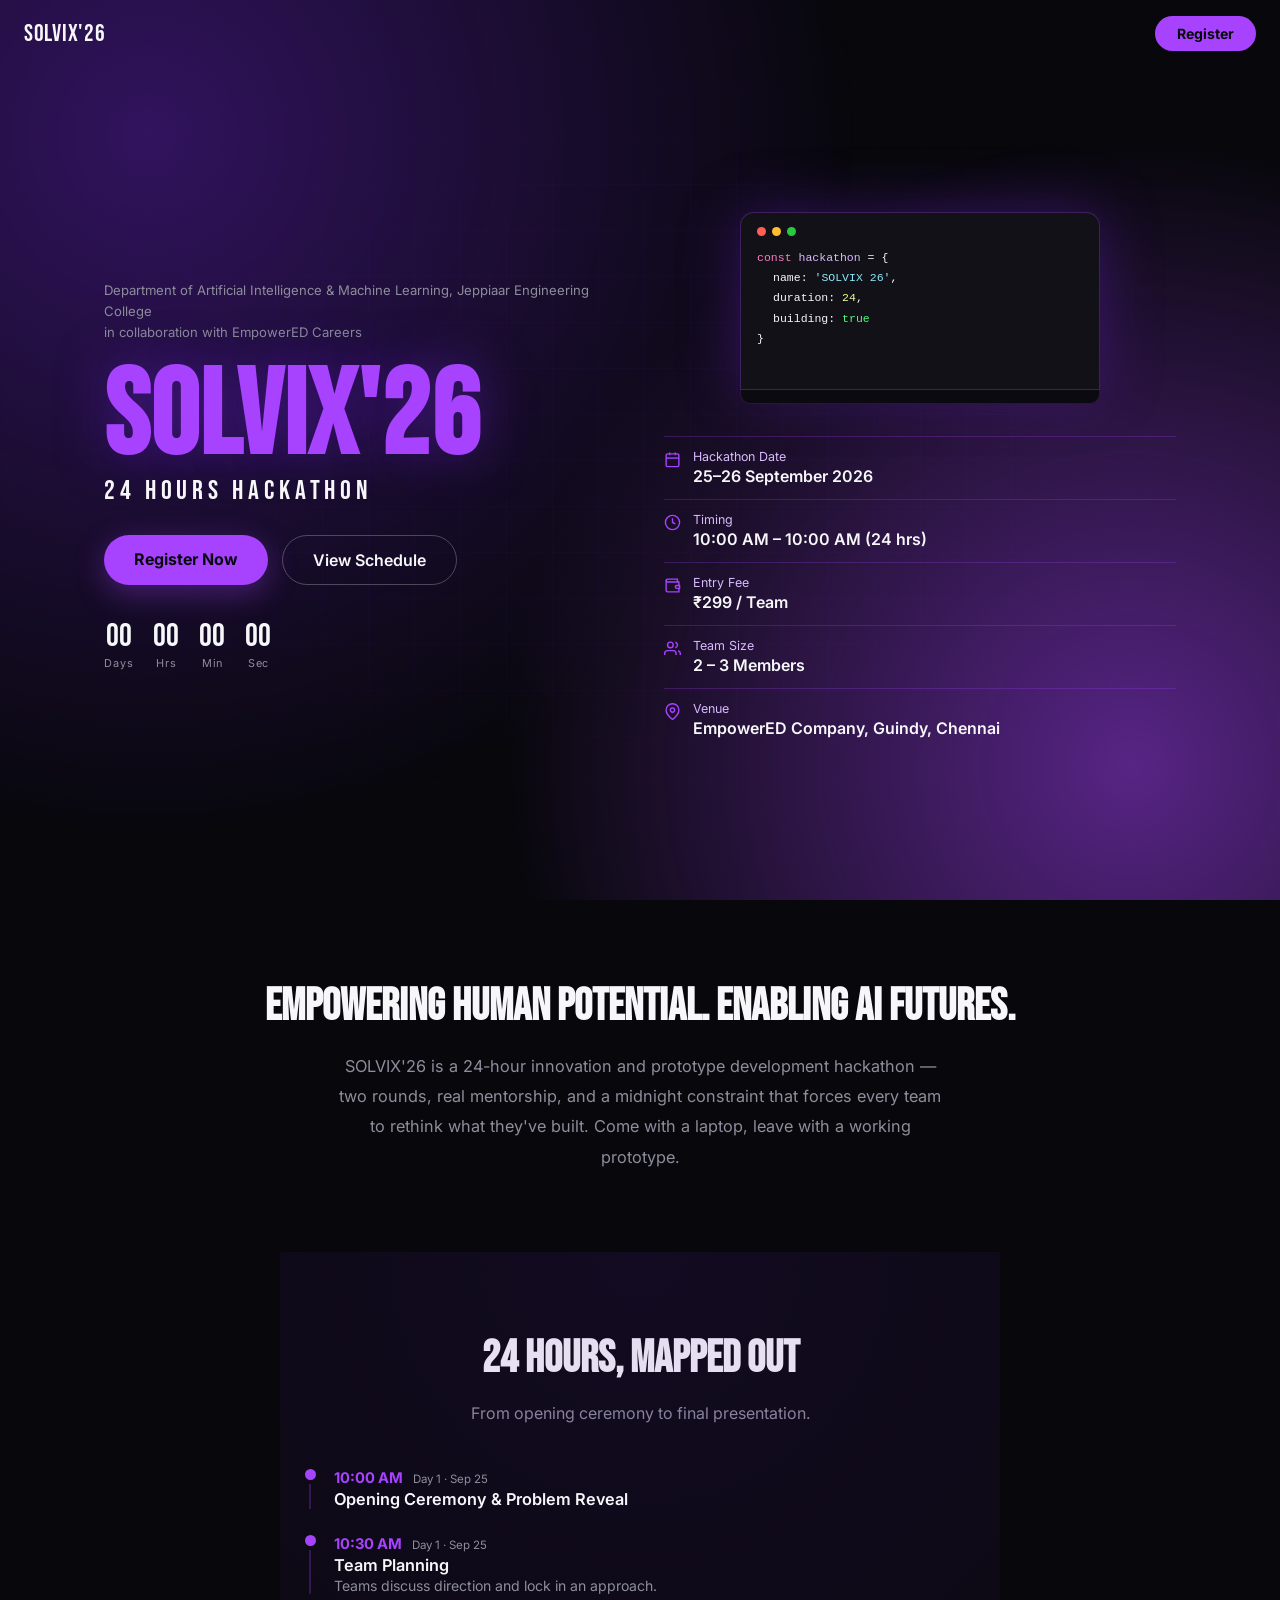
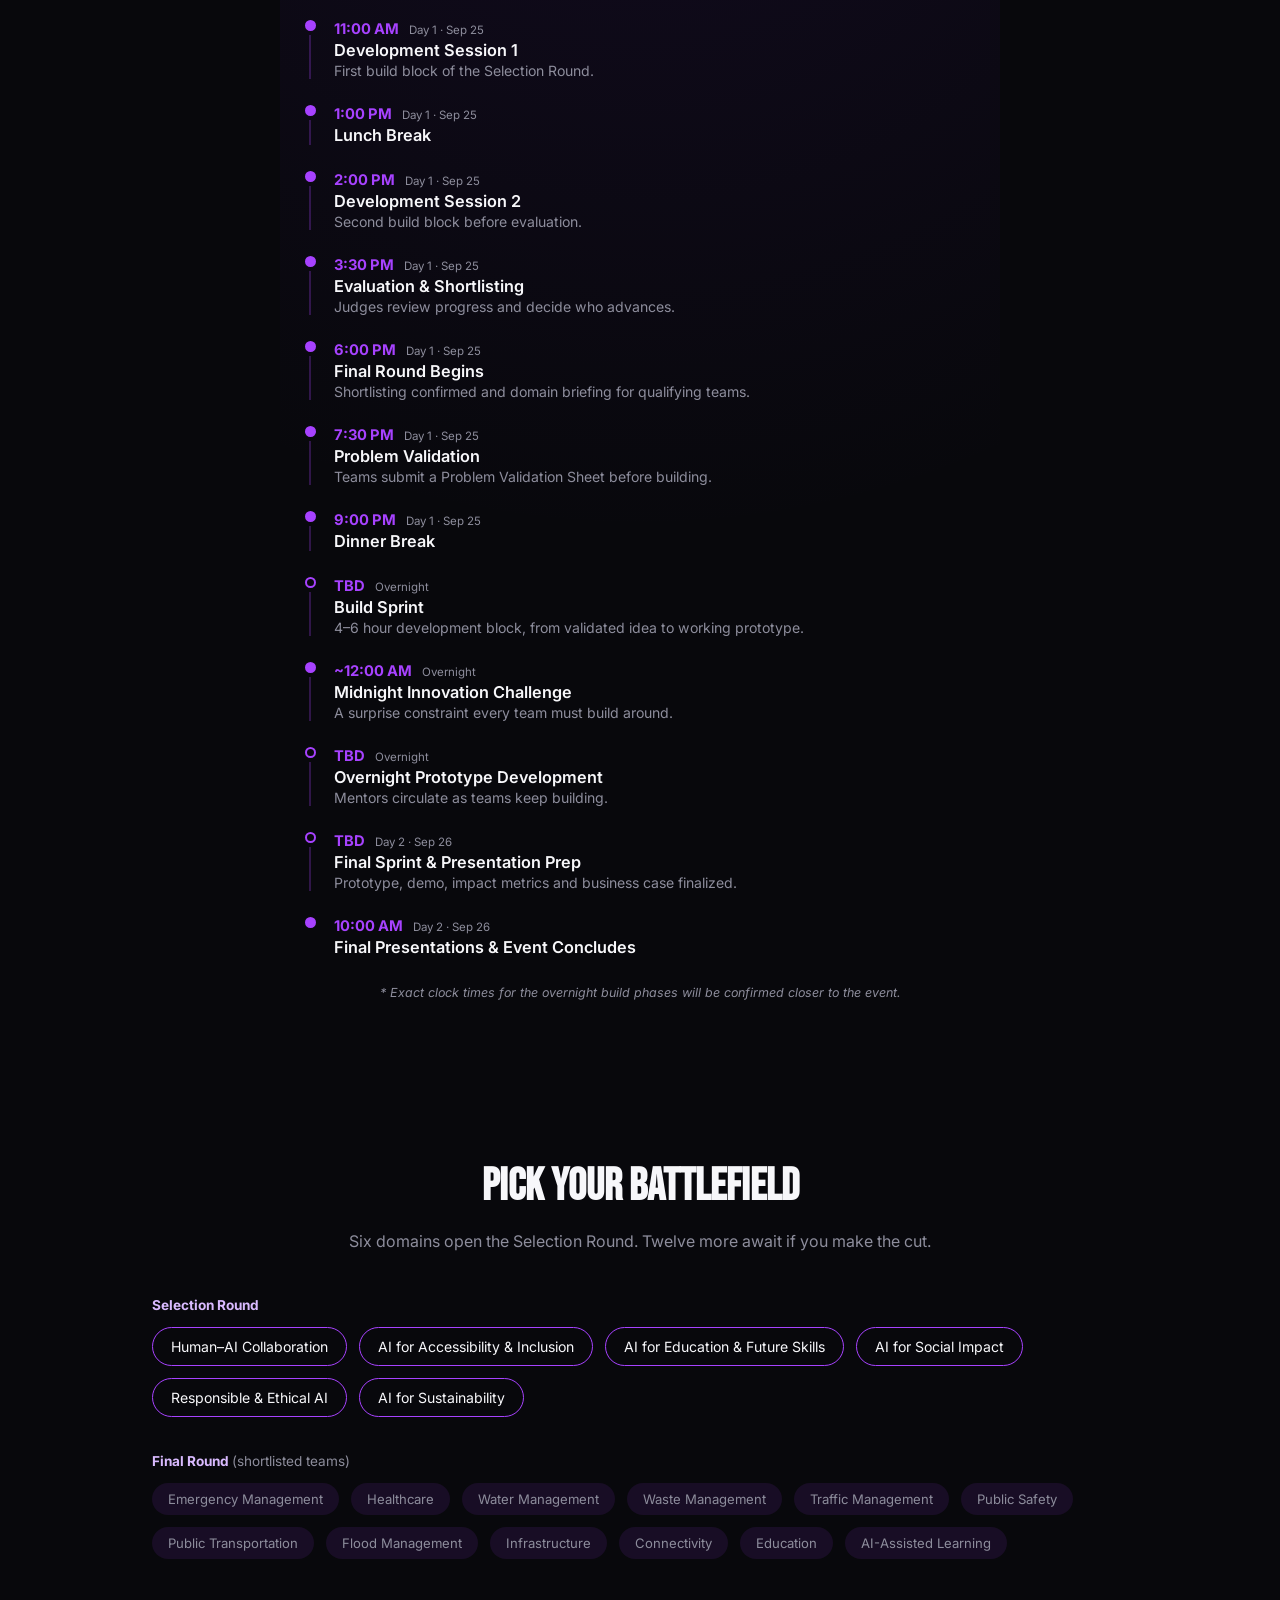
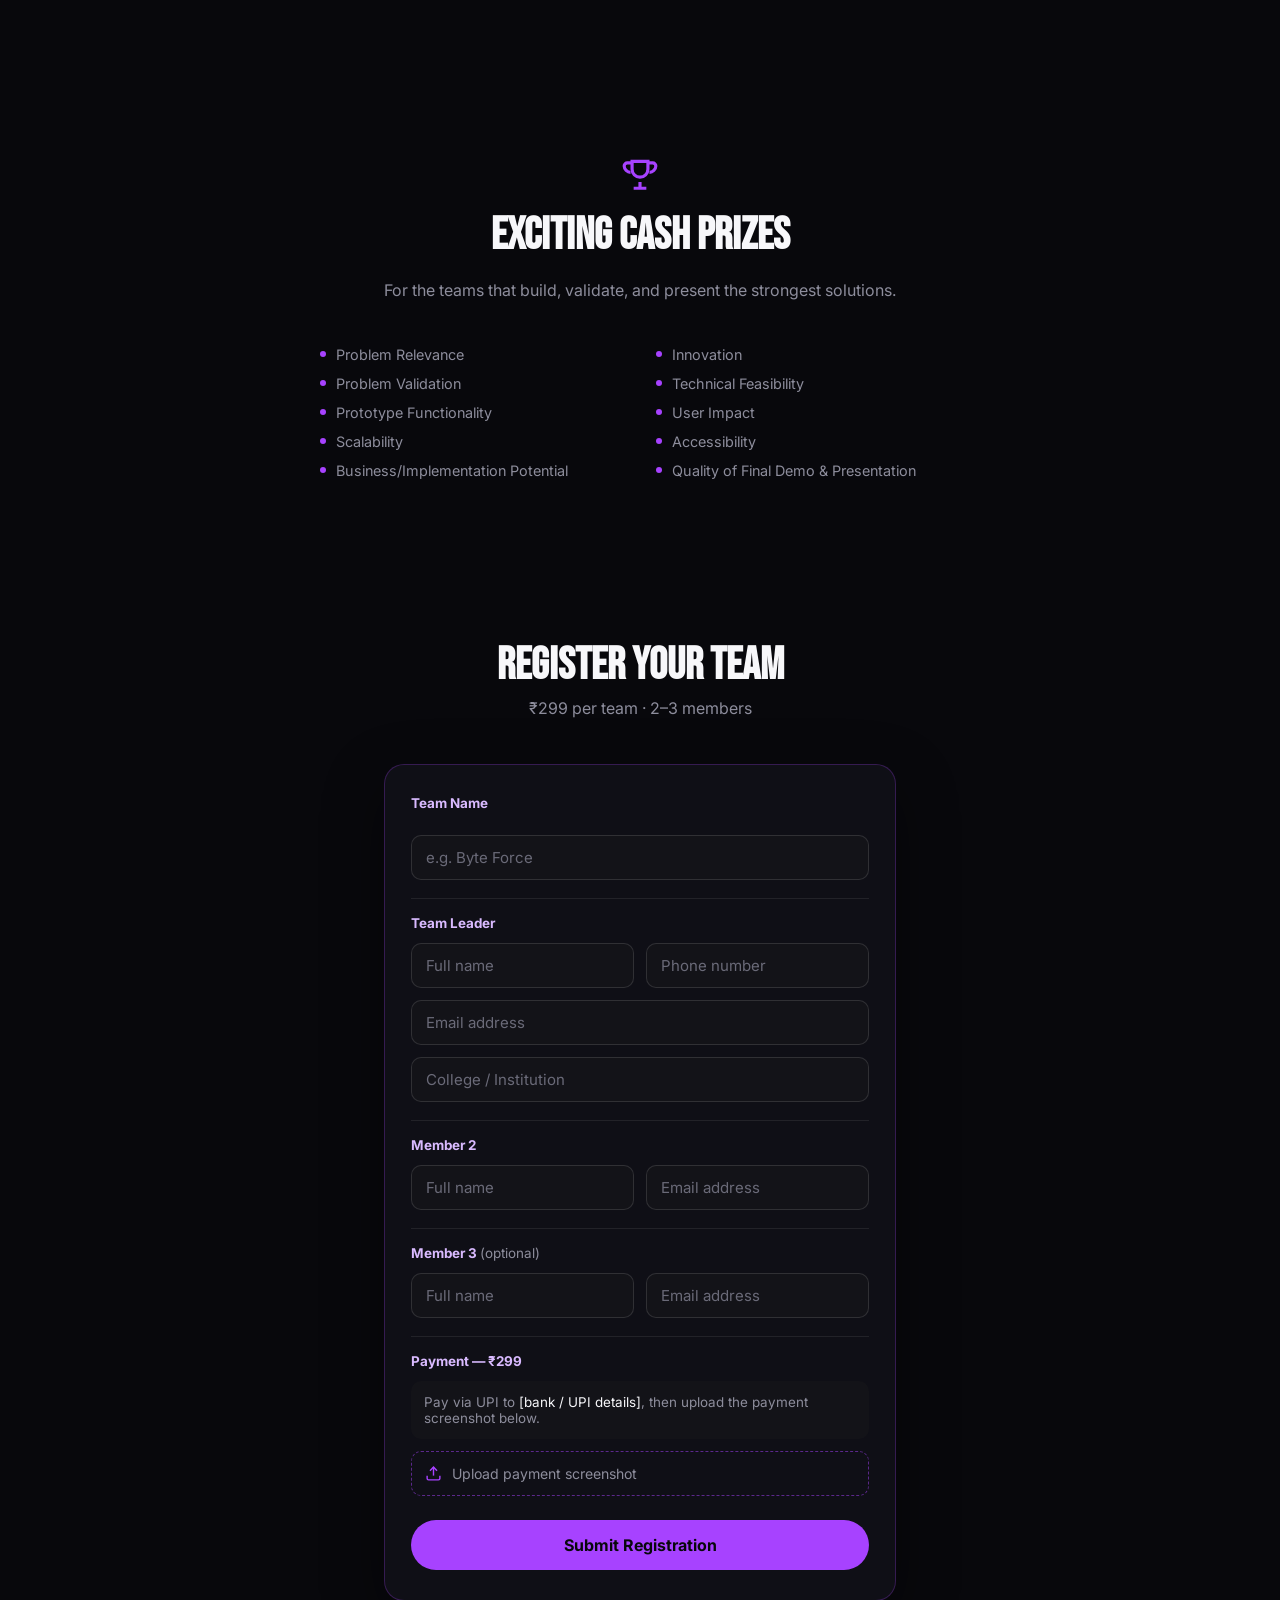
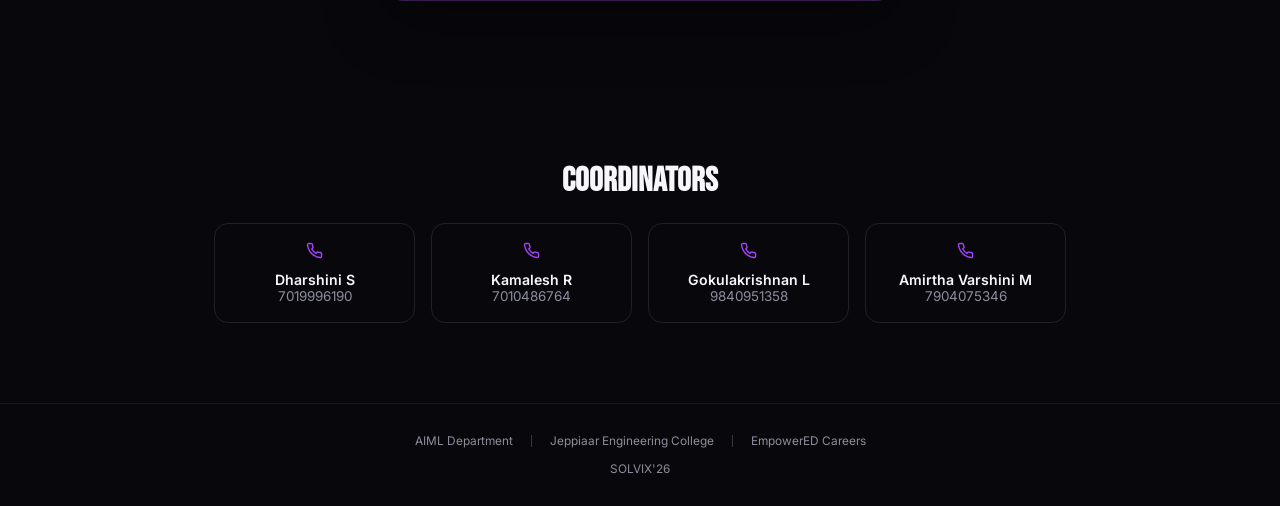
<file: Solvix.html>
<!DOCTYPE html>
<html lang="en">
<head>
<meta charset="UTF-8">
<meta name="viewport" content="width=device-width, initial-scale=1.0">
<title>SOLVIX'26 — 24 Hour Hackathon</title>
<style>
  @import url('https://fonts.googleapis.com/css2?family=Bebas+Neue&family=Inter:wght@400;500;600;700;800&display=swap');
  :root {
    --bg: #08080c; --panel: #0f0f16; --purple: #a742ff; --purple-deep: #5b1fb0;
    --purple-light: #d9baff; --white: #f7f7fa; --gray: #8d8d9c;
  }
  * { box-sizing: border-box; margin: 0; padding: 0; }
  html { scroll-behavior: smooth; }
  body { background: var(--bg); color: var(--white); font-family: 'Inter', sans-serif; overflow-x: hidden; }
  .display { font-family: 'Bebas Neue', sans-serif; }
  a { font-family: 'Inter', sans-serif; }

  nav { position: fixed; top: 0; left: 0; right: 0; z-index: 50; padding: 16px 24px; display: flex;
    align-items: center; justify-content: space-between; background: transparent; border-bottom: 1px solid transparent;
    transition: all 0.3s ease; }
  nav.scrolled { background: rgba(8,8,12,0.85); backdrop-filter: blur(10px); border-bottom: 1px solid rgba(167,66,255,0.2); }
  .nav-logo { font-size: 1.5rem; letter-spacing: 0.03em; color: var(--white); }
  .btn-nav { background: var(--purple); color: #08080c; padding: 9px 22px; border-radius: 999px; font-weight: 700;
    font-size: 0.88rem; text-decoration: none; }

  .hero { position: relative; min-height: 100vh; overflow: hidden; display: flex; align-items: center; padding: 90px 0 40px; }
  .hero-glow { position: absolute; inset: -20% -10%; z-index: 0; pointer-events: none; opacity: 0.5;
    background: radial-gradient(circle at 18% 25%, var(--purple-deep) 0%, transparent 45%), radial-gradient(circle at 82% 75%, var(--purple) 0%, transparent 40%); }
  .hero-grid { position: absolute; inset: 0; z-index: 0; pointer-events: none; opacity: 0.5;
    background-image: linear-gradient(rgba(167,66,255,0.06) 1px, transparent 1px), linear-gradient(90deg, rgba(167,66,255,0.06) 1px, transparent 1px);
    background-size: 46px 46px; -webkit-mask-image: radial-gradient(ellipse at center, black 40%, transparent 75%);
    mask-image: radial-gradient(ellipse at center, black 40%, transparent 75%); }
  .hero-inner { max-width: 1152px; margin: 0 auto; padding: 0 24px; width: 100%; position: relative; z-index: 2;
    display: grid; grid-template-columns: 1fr; gap: 48px; align-items: center; }
  @media (min-width: 768px) { .hero-inner { grid-template-columns: 1fr 1fr; padding: 0 40px; } }
  .hero-eyebrow { color: var(--gray); font-size: 0.82rem; margin-bottom: 20px; line-height: 1.6; }
  .hero-title { font-size: clamp(4.2rem, 11vw, 7.5rem); line-height: 0.92; color: var(--purple);
    text-shadow: 0 0 50px rgba(91,31,176,0.6); margin-bottom: 2px; letter-spacing: 0.01em; }
  .hero-subtitle { font-size: clamp(1.2rem, 3vw, 1.7rem); color: var(--white); letter-spacing: 0.18em; margin-bottom: 28px; }
  .hero-ctas { display: flex; gap: 14px; flex-wrap: wrap; margin-bottom: 32px; }
  .btn-primary { background: var(--purple); color: #08080c; padding: 14px 30px; border-radius: 999px; font-weight: 700;
    font-size: 1rem; box-shadow: 0 8px 30px rgba(167,66,255,0.35); text-decoration: none; display: inline-block; }
  .btn-secondary { background: transparent; color: var(--white); border: 1px solid rgba(255,255,255,0.25); padding: 14px 30px;
    border-radius: 999px; font-weight: 600; font-size: 1rem; text-decoration: none; display: inline-block; }
  .countdown { display: flex; gap: 20px; }
  .countdown-item { text-align: center; }
  .countdown-num { font-size: 2rem; color: var(--white); }
  .countdown-label { font-size: 0.68rem; color: var(--gray); letter-spacing: 0.08em; }
  .hero-float { animation: floatY 6s ease-in-out infinite; margin-bottom: 32px; }
  @keyframes floatY { 0%, 100% { transform: translateY(0); } 50% { transform: translateY(-12px); } }
  .laptop { position: relative; max-width: 360px; margin: 0 auto; }
  .laptop-screen { background: #111117; border-radius: 14px 14px 0 0; padding: 14px 16px 40px;
    border: 1px solid rgba(167,66,255,0.3); box-shadow: 0 0 60px rgba(91,31,176,0.47); }
  .laptop-dots { display: flex; gap: 6px; margin-bottom: 12px; }
  .dot { width: 9px; height: 9px; border-radius: 50%; }
  .laptop-code { font-family: monospace; font-size: 0.72rem; line-height: 1.75; }
  .laptop-base { height: 14px; background: #0a0a10; border-radius: 0 0 10px 10px; border: 1px solid rgba(167,66,255,0.2); border-top: none; }
  .info-list { display: flex; flex-direction: column; gap: 13px; }
  .info-row { border-top: 1px solid rgba(167,66,255,0.25); padding-top: 12px; display: flex; gap: 12px; align-items: flex-start; }
  .info-icon { flex-shrink: 0; margin-top: 2px; }
  .info-label { color: var(--purple-light); font-size: 0.78rem; margin-bottom: 2px; }
  .info-value { color: var(--white); font-size: 1rem; font-weight: 600; }

  .reveal { opacity: 0; transform: translateY(22px); transition: opacity 0.7s ease, transform 0.7s ease; }
  .reveal.visible { opacity: 1; transform: translateY(0); }

  .about { max-width: 900px; margin: 0 auto; padding: 80px 24px; text-align: center; }
  .section-title { font-size: clamp(1.9rem, 5vw, 2.8rem); color: var(--white); margin-bottom: 18px; }
  .about p { color: var(--gray); font-size: 1.02rem; line-height: 1.85; max-width: 620px; margin: 0 auto; }

  .timeline-section { position: relative; max-width: 720px; margin: 0 auto; padding: 80px 24px; }
  .timeline-bg { position: absolute; inset: 0; z-index: 0; pointer-events: none;
    background: radial-gradient(circle at 50% 0%, rgba(91,31,176,0.13) 0%, transparent 60%); }
  .section-subtitle { color: var(--gray); text-align: center; margin-bottom: 46px; }
  .timeline-list { position: relative; z-index: 1; }
  .timeline-item { display: flex; gap: 18px; margin-bottom: 26px; }
  .timeline-item:last-child { margin-bottom: 0; }
  .timeline-dot-wrap { display: flex; flex-direction: column; align-items: center; min-width: 12px; }
  .timeline-dot { width: 11px; height: 11px; border-radius: 50%; flex-shrink: 0; background: var(--purple); border: 2px solid var(--purple); }
  .timeline-dot.tbd { background: transparent; }
  .timeline-line { width: 2px; flex: 1; background: rgba(167,66,255,0.25); margin-top: 4px; }
  .timeline-meta { display: flex; gap: 10px; align-items: baseline; flex-wrap: wrap; }
  .timeline-time { color: var(--purple); font-weight: 700; font-size: 0.92rem; }
  .timeline-day { color: var(--gray); font-size: 0.72rem; }
  .timeline-title { color: var(--white); font-weight: 600; font-size: 1.02rem; margin-top: 2px; }
  .timeline-desc { color: var(--gray); font-size: 0.88rem; margin-top: 2px; }
  .timeline-note { color: var(--gray); font-size: 0.78rem; text-align: center; margin-top: 28px; font-style: italic; }

  .domains-section { max-width: 1024px; margin: 0 auto; padding: 80px 24px; }
  .domain-group { margin-bottom: 36px; }
  .domain-group-label { color: var(--purple-light); font-size: 0.85rem; font-weight: 700; margin-bottom: 14px; }
  .domain-group-label .optional { color: var(--gray); font-weight: 400; }
  .domain-tags { display: flex; flex-wrap: wrap; gap: 12px; }
  .tag { padding: 10px 18px; border-radius: 999px; border: 1px solid var(--purple); color: var(--white); font-size: 0.88rem; }
  .tag-muted { padding: 8px 16px; border-radius: 999px; background: rgba(167,66,255,0.1); color: var(--gray); font-size: 0.82rem; }

  .prizes-section { max-width: 900px; margin: 0 auto; padding: 80px 24px; text-align: center; }
  .criteria-grid { display: grid; grid-template-columns: 1fr; gap: 12px 32px; text-align: left; max-width: 640px; margin: 0 auto; }
  @media (min-width: 640px) { .criteria-grid { grid-template-columns: 1fr 1fr; } }
  .criteria-item { display: flex; gap: 10px; align-items: center; color: var(--gray); font-size: 0.9rem; }
  .bullet { width: 6px; height: 6px; border-radius: 50%; background: var(--purple); flex-shrink: 0; }

  .register-section { max-width: 560px; margin: 0 auto; padding: 80px 24px; }
  .register-form { background: var(--panel); border: 1px solid rgba(167,66,255,0.25); border-radius: 20px; padding: 30px 26px;
    display: flex; flex-direction: column; gap: 18px; box-shadow: 0 20px 60px rgba(0,0,0,0.4); }
  .form-block { border-top: 1px solid rgba(255,255,255,0.08); padding-top: 16px; }
  .form-block:first-child { border-top: none; padding-top: 0; }
  .group-label { color: var(--purple-light); font-size: 0.84rem; font-weight: 700; margin-bottom: 12px; }
  .group-label .optional { color: var(--gray); font-weight: 400; }
  .form-row { display: grid; grid-template-columns: 1fr; gap: 12px; }
  @media (min-width: 640px) { .form-row { grid-template-columns: 1fr 1fr; } }
  input[type=text], input[type=email], input[type=tel] { width: 100%; background: #131318; border: 1px solid rgba(255,255,255,0.12);
    border-radius: 10px; padding: 12px 14px; color: var(--white); font-size: 0.94rem; outline: none;
    font-family: 'Inter', sans-serif; margin-top: 12px; }
  .form-row input { margin-top: 0; }
  input:focus { border-color: var(--purple) !important; }
  input::placeholder { color: #6a6a78; }
  .payment-note { background: #131318; border-radius: 10px; padding: 13px; color: var(--gray); font-size: 0.84rem; margin-bottom: 12px; }
  .payment-note span { color: var(--white); }
  .file-upload { display: flex; align-items: center; gap: 10px; border: 1px dashed rgba(167,66,255,0.5); border-radius: 10px;
    padding: 13px; cursor: pointer; color: var(--gray); font-size: 0.88rem; }
  .file-upload.has-file { color: var(--white); }
  .submit-btn { background: var(--purple); color: #08080c; border: none; padding: 15px; border-radius: 999px; font-weight: 700;
    font-size: 1rem; cursor: pointer; margin-top: 6px; font-family: 'Inter', sans-serif; width: 100%; }
  .success-box { display: none; text-align: center; padding: 40px 20px; border: 1px solid var(--purple); border-radius: 16px; }
  .success-box.show { display: block; }
  .success-title { color: var(--white); font-weight: 700; font-size: 1.08rem; margin: 14px 0 6px; }
  .success-desc { color: var(--gray); font-size: 0.88rem; }

  .coordinators-section { max-width: 900px; margin: 0 auto; padding: 80px 24px; }
  .coord-title { text-align: center; margin-bottom: 22px; font-size: clamp(1.5rem, 4vw, 2.1rem); }
  .coord-grid { display: grid; grid-template-columns: 1fr 1fr; gap: 16px; }
  @media (min-width: 768px) { .coord-grid { grid-template-columns: repeat(4, 1fr); } }
  .coord-card { display: block; text-align: center; padding: 18px 10px; border-radius: 14px; border: 1px solid rgba(255,255,255,0.1); text-decoration: none; }
  .coord-name { color: var(--white); font-weight: 600; font-size: 0.88rem; margin-top: 8px; }
  .coord-phone { color: var(--gray); font-size: 0.84rem; }

  footer { border-top: 1px solid rgba(255,255,255,0.08); padding: 30px 24px; text-align: center; }
  .footer-badges { display: flex; justify-content: center; align-items: center; gap: 18px; flex-wrap: wrap; margin-bottom: 14px; }
  .footer-badges span.label { color: var(--gray); font-size: 0.74rem; }
  .footer-divider { width: 1px; height: 12px; background: rgba(255,255,255,0.2); }
  .footer-bottom { color: var(--gray); font-size: 0.74rem; }
</style>
</head>
<body>

<nav id="navbar">
  <span class="nav-logo display">SOLVIX'26</span>
  <a href="#register" class="btn-nav">Register</a>
</nav>

<section class="hero">
  <div class="hero-glow" id="heroGlow"></div>
  <div class="hero-grid"></div>
  <div class="hero-inner">
    <div>
      <p class="hero-eyebrow">Department of Artificial Intelligence &amp; Machine Learning, Jeppiaar Engineering College<br>in collaboration with EmpowerED Careers</p>
      <h1 class="display hero-title">SOLVIX'26</h1>
      <p class="display hero-subtitle">24 HOURS HACKATHON</p>
      <div class="hero-ctas">
        <a href="#register" class="btn-primary">Register Now</a>
        <a href="#timeline" class="btn-secondary">View Schedule</a>
      </div>
      <div class="countdown">
        <div class="countdown-item"><div class="countdown-num display" id="cd-days">00</div><div class="countdown-label">Days</div></div>
        <div class="countdown-item"><div class="countdown-num display" id="cd-hours">00</div><div class="countdown-label">Hrs</div></div>
        <div class="countdown-item"><div class="countdown-num display" id="cd-mins">00</div><div class="countdown-label">Min</div></div>
        <div class="countdown-item"><div class="countdown-num display" id="cd-secs">00</div><div class="countdown-label">Sec</div></div>
      </div>
    </div>
    <div>
      <div class="hero-float" id="laptopFloat">
        <div class="laptop">
          <div class="laptop-screen">
            <div class="laptop-dots">
              <div class="dot" style="background:#ff5f57"></div>
              <div class="dot" style="background:#febc2e"></div>
              <div class="dot" style="background:#28c840"></div>
            </div>
            <div class="laptop-code">
              <div><span style="color:#ff79c6">const</span> <span style="color:var(--purple-light)">hackathon</span> = {</div>
              <div style="padding-left:16px">name: <span style="color:#8be9fd">'SOLVIX 26'</span>,</div>
              <div style="padding-left:16px">duration: <span style="color:#f1fa8c">24</span>,</div>
              <div style="padding-left:16px">building: <span style="color:#50fa7b">true</span></div>
              <div>}</div>
            </div>
          </div>
          <div class="laptop-base"></div>
        </div>
      </div>
      <div class="info-list">
        <div class="info-row">
          <svg class="info-icon" width="17" height="17" viewBox="0 0 24 24" fill="none" stroke="#a742ff" stroke-width="2"><rect x="3" y="4" width="18" height="18" rx="2"/><line x1="16" y1="2" x2="16" y2="6"/><line x1="8" y1="2" x2="8" y2="6"/><line x1="3" y1="10" x2="21" y2="10"/></svg>
          <div><div class="info-label">Hackathon Date</div><div class="info-value">25–26 September 2026</div></div>
        </div>
        <div class="info-row">
          <svg class="info-icon" width="17" height="17" viewBox="0 0 24 24" fill="none" stroke="#a742ff" stroke-width="2"><circle cx="12" cy="12" r="10"/><polyline points="12 6 12 12 16 14"/></svg>
          <div><div class="info-label">Timing</div><div class="info-value">10:00 AM – 10:00 AM (24 hrs)</div></div>
        </div>
        <div class="info-row">
          <svg class="info-icon" width="17" height="17" viewBox="0 0 24 24" fill="none" stroke="#a742ff" stroke-width="2"><path d="M21 12V7H5a2 2 0 0 1 0-4h14v4"/><path d="M3 5v14a2 2 0 0 0 2 2h16v-5"/><path d="M18 12a2 2 0 0 0 0 4h4v-4Z"/></svg>
          <div><div class="info-label">Entry Fee</div><div class="info-value">₹299 / Team</div></div>
        </div>
        <div class="info-row">
          <svg class="info-icon" width="17" height="17" viewBox="0 0 24 24" fill="none" stroke="#a742ff" stroke-width="2"><path d="M17 21v-2a4 4 0 0 0-4-4H5a4 4 0 0 0-4 4v2"/><circle cx="9" cy="7" r="4"/><path d="M23 21v-2a4 4 0 0 0-3-3.87"/><path d="M16 3.13a4 4 0 0 1 0 7.75"/></svg>
          <div><div class="info-label">Team Size</div><div class="info-value">2 – 3 Members</div></div>
        </div>
        <div class="info-row">
          <svg class="info-icon" width="17" height="17" viewBox="0 0 24 24" fill="none" stroke="#a742ff" stroke-width="2"><path d="M21 10c0 7-9 13-9 13s-9-6-9-13a9 9 0 0 1 18 0Z"/><circle cx="12" cy="10" r="3"/></svg>
          <div><div class="info-label">Venue</div><div class="info-value">EmpowerED Company, Guindy, Chennai</div></div>
        </div>
      </div>
    </div>
  </div>
</section>

<section class="about">
  <div class="reveal">
    <h2 class="display section-title">Empowering Human Potential. Enabling AI Futures.</h2>
    <p>SOLVIX'26 is a 24-hour innovation and prototype development hackathon — two rounds, real mentorship, and a midnight constraint that forces every team to rethink what they've built. Come with a laptop, leave with a working prototype.</p>
  </div>
</section>

<section class="timeline-section" id="timeline">
  <div class="timeline-bg"></div>
  <h2 class="display section-title" style="text-align:center">24 Hours, Mapped Out</h2>
  <p class="section-subtitle">From opening ceremony to final presentation.</p>
  <div class="timeline-list reveal">
    <div class="timeline-item"><div class="timeline-dot-wrap"><div class="timeline-dot"></div><div class="timeline-line"></div></div><div><div class="timeline-meta"><span class="timeline-time">10:00 AM</span><span class="timeline-day">Day 1 · Sep 25</span></div><div class="timeline-title">Opening Ceremony &amp; Problem Reveal</div></div></div>
    <div class="timeline-item"><div class="timeline-dot-wrap"><div class="timeline-dot"></div><div class="timeline-line"></div></div><div><div class="timeline-meta"><span class="timeline-time">10:30 AM</span><span class="timeline-day">Day 1 · Sep 25</span></div><div class="timeline-title">Team Planning</div><div class="timeline-desc">Teams discuss direction and lock in an approach.</div></div></div>
    <div class="timeline-item"><div class="timeline-dot-wrap"><div class="timeline-dot"></div><div class="timeline-line"></div></div><div><div class="timeline-meta"><span class="timeline-time">11:00 AM</span><span class="timeline-day">Day 1 · Sep 25</span></div><div class="timeline-title">Development Session 1</div><div class="timeline-desc">First build block of the Selection Round.</div></div></div>
    <div class="timeline-item"><div class="timeline-dot-wrap"><div class="timeline-dot"></div><div class="timeline-line"></div></div><div><div class="timeline-meta"><span class="timeline-time">1:00 PM</span><span class="timeline-day">Day 1 · Sep 25</span></div><div class="timeline-title">Lunch Break</div></div></div>
    <div class="timeline-item"><div class="timeline-dot-wrap"><div class="timeline-dot"></div><div class="timeline-line"></div></div><div><div class="timeline-meta"><span class="timeline-time">2:00 PM</span><span class="timeline-day">Day 1 · Sep 25</span></div><div class="timeline-title">Development Session 2</div><div class="timeline-desc">Second build block before evaluation.</div></div></div>
    <div class="timeline-item"><div class="timeline-dot-wrap"><div class="timeline-dot"></div><div class="timeline-line"></div></div><div><div class="timeline-meta"><span class="timeline-time">3:30 PM</span><span class="timeline-day">Day 1 · Sep 25</span></div><div class="timeline-title">Evaluation &amp; Shortlisting</div><div class="timeline-desc">Judges review progress and decide who advances.</div></div></div>
    <div class="timeline-item"><div class="timeline-dot-wrap"><div class="timeline-dot"></div><div class="timeline-line"></div></div><div><div class="timeline-meta"><span class="timeline-time">6:00 PM</span><span class="timeline-day">Day 1 · Sep 25</span></div><div class="timeline-title">Final Round Begins</div><div class="timeline-desc">Shortlisting confirmed and domain briefing for qualifying teams.</div></div></div>
    <div class="timeline-item"><div class="timeline-dot-wrap"><div class="timeline-dot"></div><div class="timeline-line"></div></div><div><div class="timeline-meta"><span class="timeline-time">7:30 PM</span><span class="timeline-day">Day 1 · Sep 25</span></div><div class="timeline-title">Problem Validation</div><div class="timeline-desc">Teams submit a Problem Validation Sheet before building.</div></div></div>
    <div class="timeline-item"><div class="timeline-dot-wrap"><div class="timeline-dot"></div><div class="timeline-line"></div></div><div><div class="timeline-meta"><span class="timeline-time">9:00 PM</span><span class="timeline-day">Day 1 · Sep 25</span></div><div class="timeline-title">Dinner Break</div></div></div>
    <div class="timeline-item"><div class="timeline-dot-wrap"><div class="timeline-dot tbd"></div><div class="timeline-line"></div></div><div><div class="timeline-meta"><span class="timeline-time">TBD</span><span class="timeline-day">Overnight</span></div><div class="timeline-title">Build Sprint</div><div class="timeline-desc">4–6 hour development block, from validated idea to working prototype.</div></div></div>
    <div class="timeline-item"><div class="timeline-dot-wrap"><div class="timeline-dot"></div><div class="timeline-line"></div></div><div><div class="timeline-meta"><span class="timeline-time">~12:00 AM</span><span class="timeline-day">Overnight</span></div><div class="timeline-title">Midnight Innovation Challenge</div><div class="timeline-desc">A surprise constraint every team must build around.</div></div></div>
    <div class="timeline-item"><div class="timeline-dot-wrap"><div class="timeline-dot tbd"></div><div class="timeline-line"></div></div><div><div class="timeline-meta"><span class="timeline-time">TBD</span><span class="timeline-day">Overnight</span></div><div class="timeline-title">Overnight Prototype Development</div><div class="timeline-desc">Mentors circulate as teams keep building.</div></div></div>
    <div class="timeline-item"><div class="timeline-dot-wrap"><div class="timeline-dot tbd"></div><div class="timeline-line"></div></div><div><div class="timeline-meta"><span class="timeline-time">TBD</span><span class="timeline-day">Day 2 · Sep 26</span></div><div class="timeline-title">Final Sprint &amp; Presentation Prep</div><div class="timeline-desc">Prototype, demo, impact metrics and business case finalized.</div></div></div>
    <div class="timeline-item"><div class="timeline-dot-wrap"><div class="timeline-dot"></div></div><div><div class="timeline-meta"><span class="timeline-time">10:00 AM</span><span class="timeline-day">Day 2 · Sep 26</span></div><div class="timeline-title">Final Presentations &amp; Event Concludes</div></div></div>
  </div>
  <p class="timeline-note">* Exact clock times for the overnight build phases will be confirmed closer to the event.</p>
</section>

<section class="domains-section" id="domains">
  <div class="reveal">
    <h2 class="display section-title" style="text-align:center">Pick Your Battlefield</h2>
    <p class="section-subtitle">Six domains open the Selection Round. Twelve more await if you make the cut.</p>
    <div class="domain-group">
      <div class="domain-group-label">Selection Round</div>
      <div class="domain-tags">
        <span class="tag">Human–AI Collaboration</span>
        <span class="tag">AI for Accessibility &amp; Inclusion</span>
        <span class="tag">AI for Education &amp; Future Skills</span>
        <span class="tag">AI for Social Impact</span>
        <span class="tag">Responsible &amp; Ethical AI</span>
        <span class="tag">AI for Sustainability</span>
      </div>
    </div>
    <div class="domain-group">
      <div class="domain-group-label">Final Round <span class="optional">(shortlisted teams)</span></div>
      <div class="domain-tags">
        <span class="tag-muted">Emergency Management</span>
        <span class="tag-muted">Healthcare</span>
        <span class="tag-muted">Water Management</span>
        <span class="tag-muted">Waste Management</span>
        <span class="tag-muted">Traffic Management</span>
        <span class="tag-muted">Public Safety</span>
        <span class="tag-muted">Public Transportation</span>
        <span class="tag-muted">Flood Management</span>
        <span class="tag-muted">Infrastructure</span>
        <span class="tag-muted">Connectivity</span>
        <span class="tag-muted">Education</span>
        <span class="tag-muted">AI-Assisted Learning</span>
      </div>
    </div>
  </div>
</section>

<section class="prizes-section">
  <div class="reveal">
    <svg width="38" height="38" viewBox="0 0 24 24" fill="none" stroke="#a742ff" stroke-width="2" style="margin:0 auto 16px;display:block"><path d="M8 21h8M12 17v4M7 4h10v5a5 5 0 0 1-10 0V4Z"/><path d="M17 5h3a2 2 0 0 1 2 2c0 2-2 4-4 4M7 5H4a2 2 0 0 0-2 2c0 2 2 4 4 4"/></svg>
    <h2 class="display section-title">Exciting Cash Prizes</h2>
    <p class="section-subtitle" style="margin-bottom:46px">For the teams that build, validate, and present the strongest solutions.</p>
    <div class="criteria-grid">
      <div class="criteria-item"><span class="bullet"></span>Problem Relevance</div>
      <div class="criteria-item"><span class="bullet"></span>Innovation</div>
      <div class="criteria-item"><span class="bullet"></span>Problem Validation</div>
      <div class="criteria-item"><span class="bullet"></span>Technical Feasibility</div>
      <div class="criteria-item"><span class="bullet"></span>Prototype Functionality</div>
      <div class="criteria-item"><span class="bullet"></span>User Impact</div>
      <div class="criteria-item"><span class="bullet"></span>Scalability</div>
      <div class="criteria-item"><span class="bullet"></span>Accessibility</div>
      <div class="criteria-item"><span class="bullet"></span>Business/Implementation Potential</div>
      <div class="criteria-item"><span class="bullet"></span>Quality of Final Demo &amp; Presentation</div>
    </div>
  </div>
</section>

<section class="register-section" id="register">
  <div class="reveal">
    <h2 class="display section-title" style="text-align:center;margin-bottom:6px">Register Your Team</h2>
    <p class="section-subtitle">₹299 per team · 2–3 members</p>

    <form class="register-form" id="registerForm">
      <div class="form-block">
        <div class="group-label">Team Name</div>
        <input required type="text" placeholder="e.g. Byte Force">
      </div>
      <div class="form-block">
        <div class="group-label">Team Leader</div>
        <div class="form-row">
          <input required type="text" placeholder="Full name">
          <input required type="tel" placeholder="Phone number">
        </div>
        <input required type="email" placeholder="Email address">
        <input required type="text" placeholder="College / Institution">
      </div>
      <div class="form-block">
        <div class="group-label">Member 2</div>
        <div class="form-row">
          <input required type="text" placeholder="Full name">
          <input type="email" placeholder="Email address">
        </div>
      </div>
      <div class="form-block">
        <div class="group-label">Member 3 <span class="optional">(optional)</span></div>
        <div class="form-row">
          <input type="text" placeholder="Full name">
          <input type="email" placeholder="Email address">
        </div>
      </div>
      <div class="form-block">
        <div class="group-label">Payment — ₹299</div>
        <div class="payment-note">Pay via UPI to <span>[bank / UPI details]</span>, then upload the payment screenshot below.</div>
        <label class="file-upload" id="fileUploadLabel">
          <svg width="17" height="17" viewBox="0 0 24 24" fill="none" stroke="#a742ff" stroke-width="2"><path d="M21 15v4a2 2 0 0 1-2 2H5a2 2 0 0 1-2-2v-4"/><polyline points="17 8 12 3 7 8"/><line x1="12" y1="3" x2="12" y2="15"/></svg>
          <span id="fileLabelText">Upload payment screenshot</span>
          <input required type="file" accept="image/*" id="paymentFile" style="display:none">
        </label>
      </div>
      <button type="submit" class="submit-btn">Submit Registration</button>
    </form>

    <div class="success-box" id="successBox">
      <svg width="38" height="38" viewBox="0 0 24 24" fill="none" stroke="#a742ff" stroke-width="2" style="margin:0 auto"><path d="M22 11.08V12a10 10 0 1 1-5.93-9.14"/><polyline points="22 4 12 14.01 9 11.01"/></svg>
      <div class="success-title">Registration received</div>
      <div class="success-desc">The coordinators will confirm your slot after verifying payment.</div>
    </div>
  </div>
</section>

<section class="coordinators-section">
  <div class="reveal">
    <h2 class="display section-title coord-title">Coordinators</h2>
    <div class="coord-grid">
      <a href="tel:7019996190" class="coord-card">
        <svg width="17" height="17" viewBox="0 0 24 24" fill="none" stroke="#a742ff" stroke-width="2"><path d="M22 16.92v3a2 2 0 0 1-2.18 2 19.79 19.79 0 0 1-8.63-3.07 19.5 19.5 0 0 1-6-6 19.79 19.79 0 0 1-3.07-8.67A2 2 0 0 1 4.11 2h3a2 2 0 0 1 2 1.72c.127.96.361 1.903.7 2.81a2 2 0 0 1-.45 2.11L8.09 9.91a16 16 0 0 0 6 6l1.27-1.27a2 2 0 0 1 2.11-.45c.907.339 1.85.573 2.81.7A2 2 0 0 1 22 16.92z"/></svg>
        <div class="coord-name">Dharshini S</div><div class="coord-phone">7019996190</div>
      </a>
      <a href="tel:7010486764" class="coord-card">
        <svg width="17" height="17" viewBox="0 0 24 24" fill="none" stroke="#a742ff" stroke-width="2"><path d="M22 16.92v3a2 2 0 0 1-2.18 2 19.79 19.79 0 0 1-8.63-3.07 19.5 19.5 0 0 1-6-6 19.79 19.79 0 0 1-3.07-8.67A2 2 0 0 1 4.11 2h3a2 2 0 0 1 2 1.72c.127.96.361 1.903.7 2.81a2 2 0 0 1-.45 2.11L8.09 9.91a16 16 0 0 0 6 6l1.27-1.27a2 2 0 0 1 2.11-.45c.907.339 1.85.573 2.81.7A2 2 0 0 1 22 16.92z"/></svg>
        <div class="coord-name">Kamalesh R</div><div class="coord-phone">7010486764</div>
      </a>
      <a href="tel:9840951358" class="coord-card">
        <svg width="17" height="17" viewBox="0 0 24 24" fill="none" stroke="#a742ff" stroke-width="2"><path d="M22 16.92v3a2 2 0 0 1-2.18 2 19.79 19.79 0 0 1-8.63-3.07 19.5 19.5 0 0 1-6-6 19.79 19.79 0 0 1-3.07-8.67A2 2 0 0 1 4.11 2h3a2 2 0 0 1 2 1.72c.127.96.361 1.903.7 2.81a2 2 0 0 1-.45 2.11L8.09 9.91a16 16 0 0 0 6 6l1.27-1.27a2 2 0 0 1 2.11-.45c.907.339 1.85.573 2.81.7A2 2 0 0 1 22 16.92z"/></svg>
        <div class="coord-name">Gokulakrishnan L</div><div class="coord-phone">9840951358</div>
      </a>
      <a href="tel:7904075346" class="coord-card">
        <svg width="17" height="17" viewBox="0 0 24 24" fill="none" stroke="#a742ff" stroke-width="2"><path d="M22 16.92v3a2 2 0 0 1-2.18 2 19.79 19.79 0 0 1-8.63-3.07 19.5 19.5 0 0 1-6-6 19.79 19.79 0 0 1-3.07-8.67A2 2 0 0 1 4.11 2h3a2 2 0 0 1 2 1.72c.127.96.361 1.903.7 2.81a2 2 0 0 1-.45 2.11L8.09 9.91a16 16 0 0 0 6 6l1.27-1.27a2 2 0 0 1 2.11-.45c.907.339 1.85.573 2.81.7A2 2 0 0 1 22 16.92z"/></svg>
        <div class="coord-name">Amirtha Varshini M</div><div class="coord-phone">7904075346</div>
      </a>
    </div>
  </div>
</section>

<footer>
  <div class="footer-badges">
    <span class="label">AIML Department</span>
    <span class="footer-divider"></span>
    <span class="label">Jeppiaar Engineering College</span>
    <span class="footer-divider"></span>
    <span class="label">EmpowerED Careers</span>
  </div>
  <div class="footer-bottom">SOLVIX'26</div>
</footer>

<script>
  // Nav scroll state
  window.addEventListener('scroll', function () {
    document.getElementById('navbar').classList.toggle('scrolled', window.scrollY > 40);
  }, { passive: true });

  // Parallax layers
  function parallax(el, speed) {
    if (!el) return;
    function update() { el.style.transform = 'translate3d(0,' + (window.scrollY * speed) + 'px,0)'; }
    window.addEventListener('scroll', update, { passive: true });
    update();
  }
  parallax(document.getElementById('heroGlow'), 0.22);
  parallax(document.getElementById('laptopFloat'), 0.1);

  // Reveal on scroll
  var revealObserver = new IntersectionObserver(function (entries) {
    entries.forEach(function (entry) {
      if (entry.isIntersecting) { entry.target.classList.add('visible'); revealObserver.unobserve(entry.target); }
    });
  }, { threshold: 0.12 });
  document.querySelectorAll('.reveal').forEach(function (el) { revealObserver.observe(el); });

  // Countdown to 25 Sep 2026, 10:00 AM IST
  var EVENT_DATE = new Date('2026-09-25T10:00:00+05:30').getTime();
  function updateCountdown() {
    var diff = Math.max(0, EVENT_DATE - Date.now());
    document.getElementById('cd-days').textContent = String(Math.floor(diff / 86400000)).padStart(2, '0');
    document.getElementById('cd-hours').textContent = String(Math.floor((diff / 3600000) % 24)).padStart(2, '0');
    document.getElementById('cd-mins').textContent = String(Math.floor((diff / 60000) % 60)).padStart(2, '0');
    document.getElementById('cd-secs').textContent = String(Math.floor((diff / 1000) % 60)).padStart(2, '0');
  }
  updateCountdown();
  setInterval(updateCountdown, 1000);

  // File upload label
  document.getElementById('paymentFile').addEventListener('change', function (e) {
    var f = e.target.files && e.target.files[0];
    if (f) {
      document.getElementById('fileLabelText').textContent = f.name;
      document.getElementById('fileUploadLabel').classList.add('has-file');
    }
  });

  // Form submit -> success state
  document.getElementById('registerForm').addEventListener('submit', function (e) {
    e.preventDefault();
    document.getElementById('registerForm').style.display = 'none';
    document.getElementById('successBox').classList.add('show');
  });
</script>
</body>
</html>
</file>
